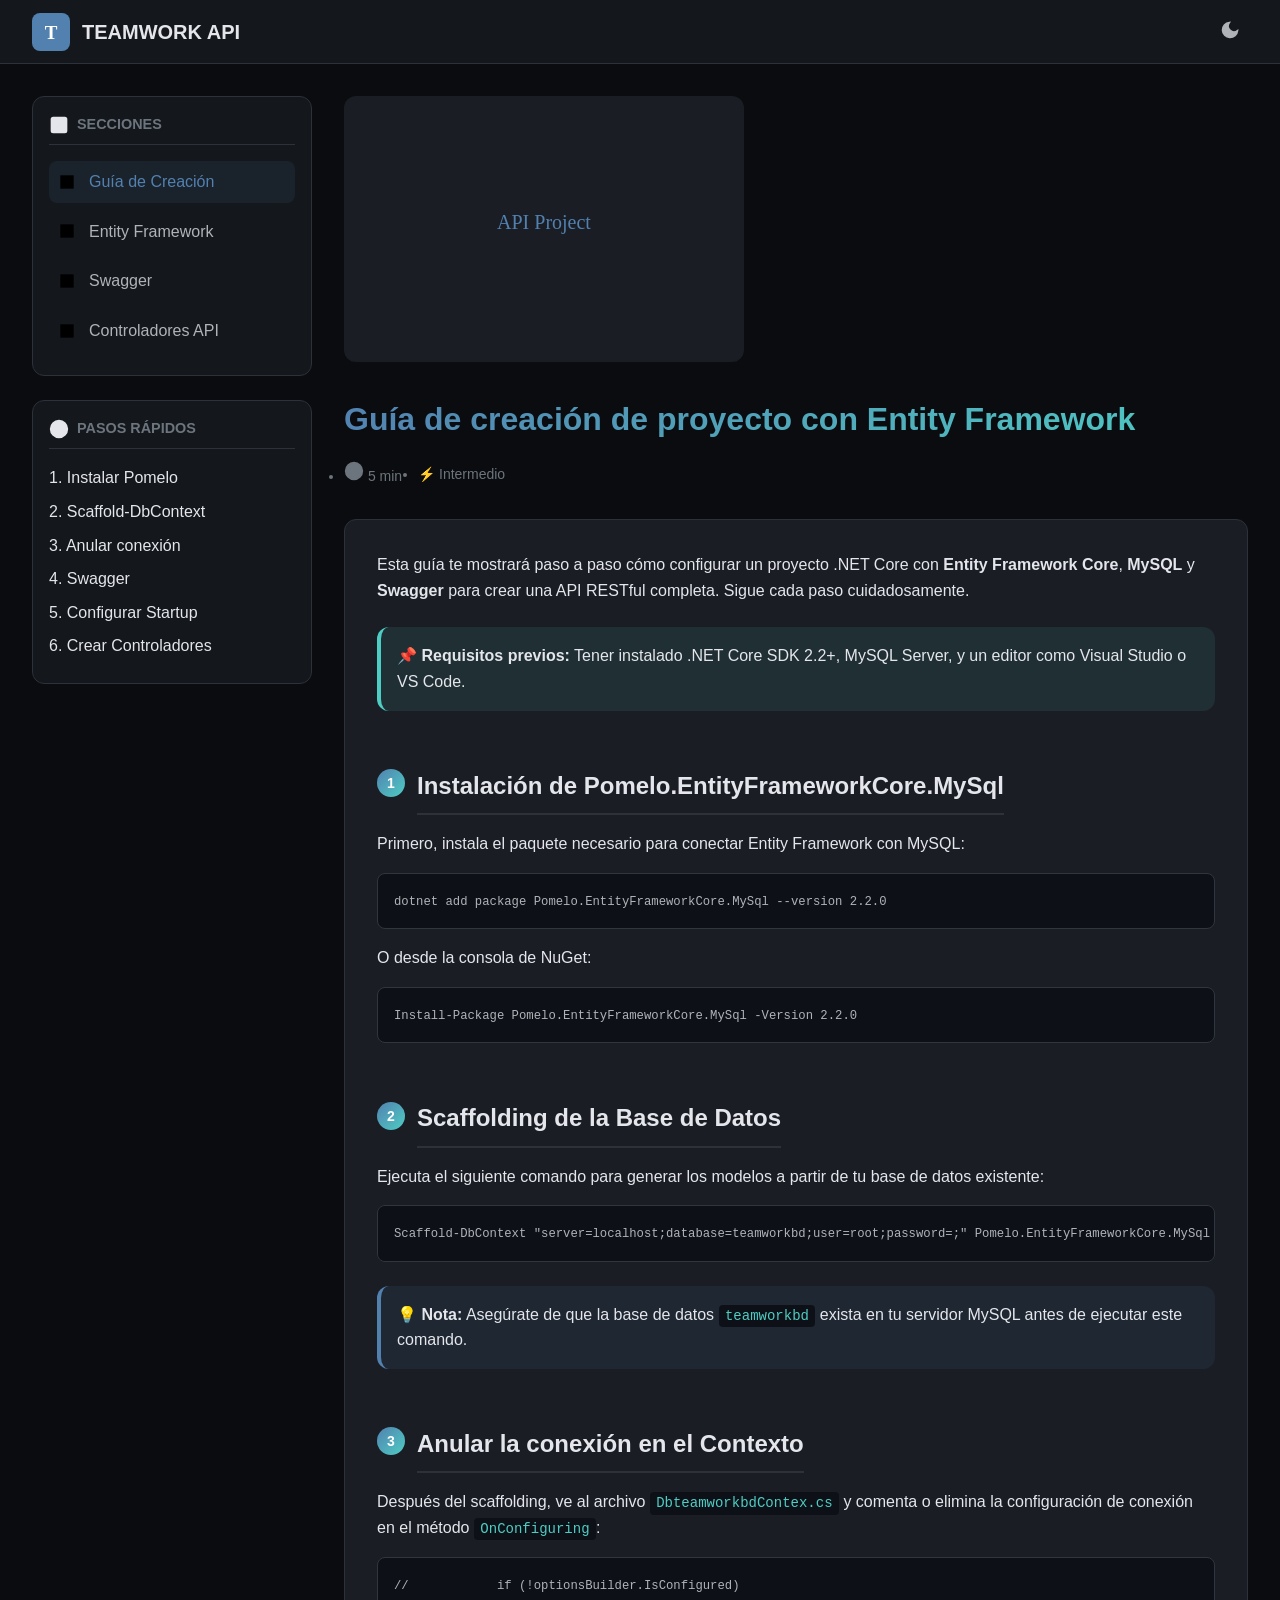
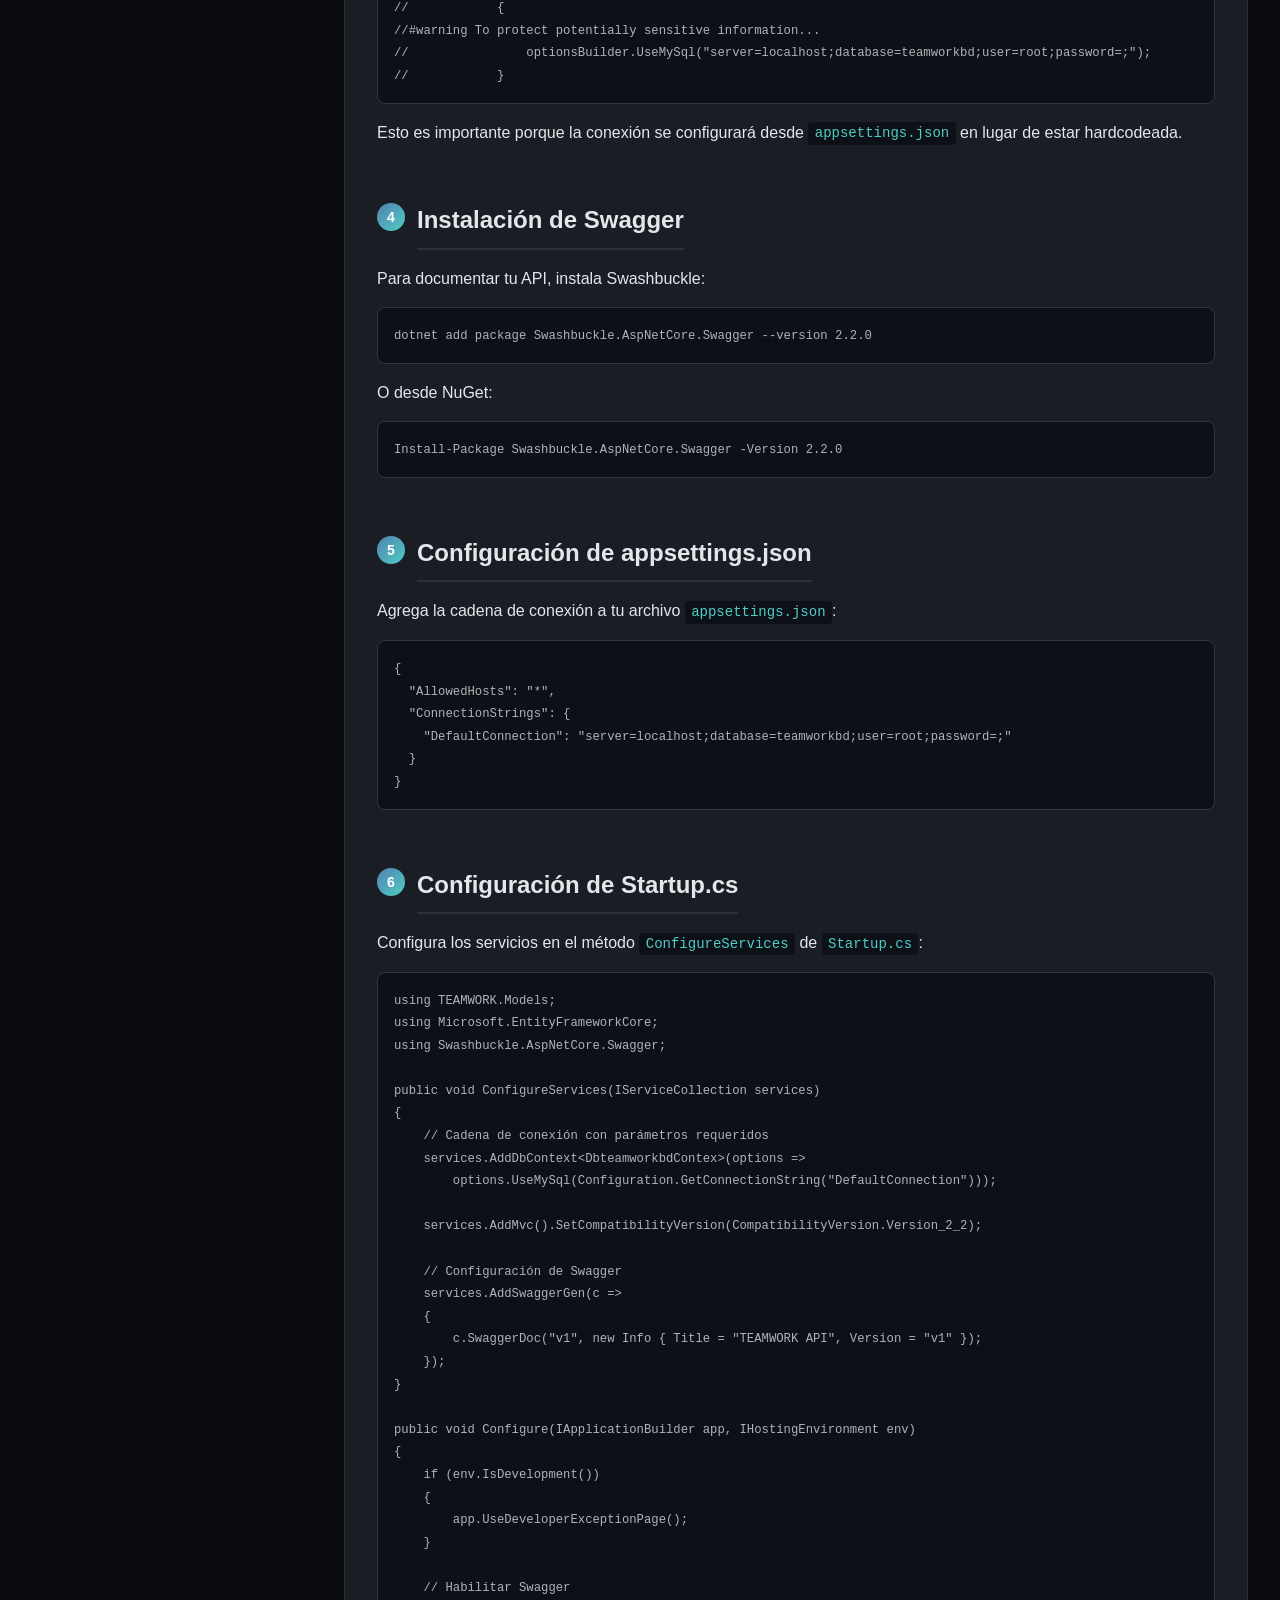
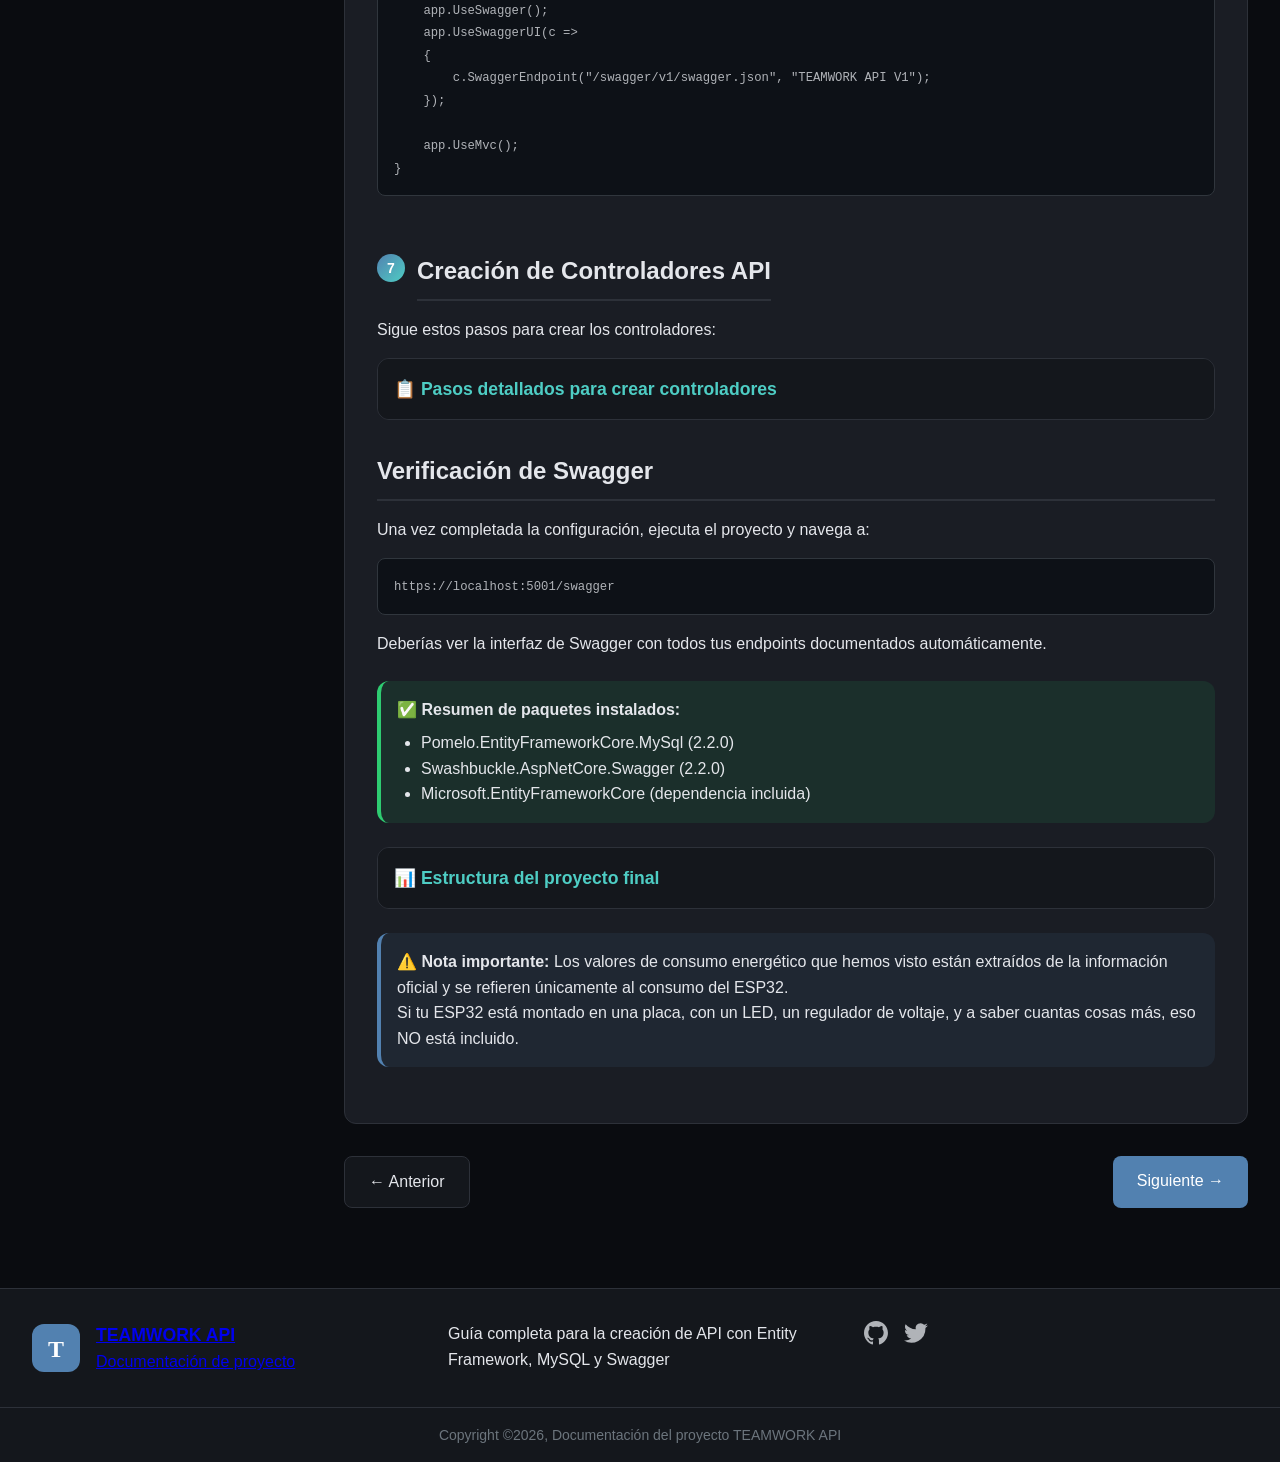
<file: index.html>
<!DOCTYPE html>
<html data-theme="dark" lang="es">
<head>
    <meta charset="UTF-8">
    <meta content="width=device-width, initial-scale=1, user-scalable=yes" name="viewport">
    <meta content="index, follow, max-image-preview:large, max-snippet:-1, max-video-preview:-1" name="robots">
    <title>Guía de creación de proyecto - TEAMWORK API</title>
    <meta content="Guía paso a paso para la creación de un proyecto con Entity Framework, MySQL y Swagger" name="description">
    
    <style>
        /* Critical CSS - Estilos base */
        :root {
            --bg-primary: #0a0c10;
            --bg-secondary: #14171c;
            --bg-card: #1a1d24;
            --text-primary: #e4e6eb;
            --text-secondary: #b0b3b8;
            --text-muted: #6c757d;
            --border-color: #2d3139;
            --accent-blue: #5281b0;
            --accent-cyan: #4ecdc4;
            --accent-green: #2ecc71;
            --accent-yellow: #f1c40f;
            --accent-red: #e74c3c;
            --code-bg: #0d1117;
            --code-border: #30363d;
            --hover-bg: rgba(82, 129, 176, 0.1);
        }

        [data-theme="light"] {
            --bg-primary: #f5f7fa;
            --bg-secondary: #ffffff;
            --bg-card: #ffffff;
            --text-primary: #1a1a2e;
            --text-secondary: #4a5568;
            --text-muted: #718096;
            --border-color: #e2e8f0;
            --accent-blue: #007acc;
            --accent-cyan: #009688;
            --accent-green: #27ae60;
            --accent-yellow: #f39c12;
            --accent-red: #e74c3c;
            --code-bg: #f6f8fa;
            --code-border: #e1e4e8;
            --hover-bg: rgba(0, 122, 204, 0.1);
        }

        * {
            margin: 0;
            padding: 0;
            box-sizing: border-box;
        }

        body {
            font-family: -apple-system, BlinkMacSystemFont, 'Segoe UI', Roboto, 'Helvetica Neue', Arial, sans-serif;
            background-color: var(--bg-primary);
            color: var(--text-primary);
            line-height: 1.6;
        }

        /* Header */
        header {
            border-bottom: 1px solid var(--border-color);
            background-color: var(--bg-secondary);
            position: sticky;
            top: 0;
            z-index: 100;
        }

        .site-header {
            max-width: 1400px;
            margin: 0 auto;
            padding: 0.75rem 2rem;
            display: flex;
            align-items: center;
            justify-content: space-between;
            flex-wrap: wrap;
            gap: 1rem;
        }

        .toplogo-container {
            display: flex;
            align-items: center;
            gap: 0.75rem;
        }

        .toplogo-container img {
            width: 38px;
            height: 38px;
            border-radius: 8px;
        }

        .toplogo-container a {
            text-decoration: none;
            color: var(--text-primary);
        }

        .toplogo-container p {
            font-size: 1.25rem;
            font-weight: 600;
        }

        .topbar-settings {
            display: flex;
            align-items: center;
            gap: 1rem;
        }

        .theme-toggle {
            background: none;
            border: none;
            cursor: pointer;
            padding: 0.5rem;
            border-radius: 8px;
            color: var(--text-secondary);
            transition: all 0.2s;
        }

        .theme-toggle:hover {
            background-color: var(--hover-bg);
            color: var(--accent-blue);
        }

        .icon {
            width: 20px;
            height: 20px;
            fill: currentColor;
        }

        .light { display: none; }
        .dark { display: inline; }
        [data-theme="light"] .light { display: inline; }
        [data-theme="light"] .dark { display: none; }

        /* Main Layout */
        .page {
            max-width: 1400px;
            margin: 0 auto;
            padding: 2rem;
        }

        .row {
            display: flex;
            gap: 2rem;
        }

        .rowcontent {
            flex: 1;
            min-width: 0;
        }

        /* Sidebar */
        .sidebar-left {
            width: 280px;
            flex-shrink: 0;
            position: sticky;
            top: 80px;
            height: fit-content;
        }

        .sidebar-widget {
            background-color: var(--bg-secondary);
            border: 1px solid var(--border-color);
            border-radius: 12px;
            padding: 1rem;
            margin-bottom: 1.5rem;
        }

        .sidebar-widget > div:first-child {
            display: flex;
            align-items: center;
            gap: 0.5rem;
            margin-bottom: 1rem;
            padding-bottom: 0.5rem;
            border-bottom: 1px solid var(--border-color);
        }

        .sidebar-widget p {
            font-weight: 600;
            font-size: 0.9rem;
            text-transform: uppercase;
            color: var(--text-muted);
        }

        .sidebar-categories ul {
            list-style: none;
        }

        .sidebar-categories li {
            margin-bottom: 0.5rem;
        }

        .sidebar-categories a {
            display: flex;
            align-items: center;
            gap: 0.75rem;
            padding: 0.5rem;
            border-radius: 8px;
            text-decoration: none;
            color: var(--text-secondary);
            transition: all 0.2s;
        }

        .sidebar-categories a:hover,
        .sidebar-categories .active a {
            background-color: var(--hover-bg);
            color: var(--accent-blue);
        }

        .sidebar-categories img {
            width: 20px;
            height: 20px;
        }

        /* Article */
        .articleheader {
            margin-bottom: 2rem;
        }

        .articleheader img {
            width: 100%;
            max-width: 400px;
            border-radius: 12px;
            margin-bottom: 1.5rem;
        }

        h1 {
            font-size: 2rem;
            margin-bottom: 1rem;
            background: linear-gradient(135deg, var(--accent-blue), var(--accent-cyan));
            -webkit-background-clip: text;
            background-clip: text;
            color: transparent;
        }

        h2 {
            font-size: 1.5rem;
            margin: 2rem 0 1rem;
            padding-bottom: 0.5rem;
            border-bottom: 2px solid var(--border-color);
        }

        h3 {
            font-size: 1.25rem;
            margin: 1.5rem 0 0.75rem;
            color: var(--accent-cyan);
        }

        .articleheader-meta {
            display: flex;
            gap: 1rem;
            align-items: center;
            color: var(--text-muted);
            font-size: 0.875rem;
        }

        .articlecontent {
            background-color: var(--bg-card);
            border-radius: 12px;
            padding: 2rem;
            border: 1px solid var(--border-color);
        }

        /* Code blocks */
        pre {
            background-color: var(--code-bg);
            border: 1px solid var(--code-border);
            border-radius: 8px;
            padding: 1rem;
            overflow-x: auto;
            margin: 1rem 0;
            font-family: 'Fira Code', 'Cascadia Code', monospace;
            font-size: 0.875rem;
        }

        code {
            font-family: 'Fira Code', 'Cascadia Code', monospace;
            background-color: var(--code-bg);
            padding: 0.2rem 0.4rem;
            border-radius: 4px;
            font-size: 0.875em;
            color: var(--accent-cyan);
        }

        pre code {
            background: none;
            padding: 0;
            color: var(--text-secondary);
        }

        /* Tables */
        .table-wrap {
            overflow-x: auto;
            margin: 1rem 0;
        }

        table {
            width: 100%;
            border-collapse: collapse;
            background-color: var(--bg-secondary);
            border-radius: 8px;
            overflow: hidden;
        }

        th, td {
            padding: 0.75rem 1rem;
            text-align: left;
            border-bottom: 1px solid var(--border-color);
        }

        th {
            background-color: var(--hover-bg);
            font-weight: 600;
            color: var(--accent-blue);
        }

        tr:hover {
            background-color: var(--hover-bg);
        }

        /* Cards and boxes */
        .lll-box {
            border-radius: 12px;
            padding: 1rem;
            margin: 1.5rem 0;
            border-left: 4px solid;
        }

        .lll-cyan {
            background-color: rgba(78, 205, 196, 0.1);
            border-left-color: var(--accent-cyan);
        }

        .lll-blue {
            background-color: rgba(82, 129, 176, 0.1);
            border-left-color: var(--accent-blue);
        }

        .lll-green {
            background-color: rgba(46, 204, 113, 0.1);
            border-left-color: var(--accent-green);
        }

        .lll-box-content p {
            margin: 0;
        }

        /* Dropdown cards */
        .article-card {
            margin: 1rem 0;
            border: 1px solid var(--border-color);
            border-radius: 12px;
            overflow: hidden;
        }

        .dropdown-header {
            padding: 1rem;
            cursor: pointer;
            background-color: var(--bg-secondary);
            transition: background-color 0.2s;
        }

        .dropdown-header:hover {
            background-color: var(--hover-bg);
        }

        .dropdown-header h3 {
            margin: 0;
            font-size: 1.1rem;
        }

        .dropdown-content {
            padding: 1rem;
            border-top: 1px solid var(--border-color);
            background-color: var(--bg-card);
        }

        /* Step indicator */
        .step {
            display: inline-block;
            width: 28px;
            height: 28px;
            background: linear-gradient(135deg, var(--accent-blue), var(--accent-cyan));
            color: white;
            border-radius: 50%;
            text-align: center;
            line-height: 28px;
            font-weight: bold;
            font-size: 0.875rem;
            margin-right: 0.75rem;
        }

        .step-title {
            display: flex;
            align-items: center;
            margin-top: 1.5rem;
        }

        /* Footer */
        footer {
            background-color: var(--bg-secondary);
            border-top: 1px solid var(--border-color);
            margin-top: 3rem;
        }

        .mainfooter {
            max-width: 1400px;
            margin: 0 auto;
            padding: 2rem;
            display: grid;
            grid-template-columns: repeat(auto-fit, minmax(250px, 1fr));
            gap: 2rem;
        }

        .footerlogo-container {
            display: flex;
            align-items: center;
            gap: 1rem;
        }

        .footerlogo-container img {
            width: 48px;
            height: 48px;
            border-radius: 12px;
        }

        .footerlogo-container p:first-of-type {
            font-weight: 600;
            font-size: 1.1rem;
        }

        .creative-img {
            margin-top: 0.5rem;
        }

        .sidebarsocial {
            display: flex;
            gap: 1rem;
        }

        .social-icon {
            color: var(--text-secondary);
            transition: color 0.2s;
        }

        .social-icon:hover {
            color: var(--accent-blue);
        }

        .social-svg {
            width: 24px;
            height: 24px;
            fill: currentColor;
        }

        .bottombar {
            border-top: 1px solid var(--border-color);
            padding: 1rem 2rem;
            text-align: center;
            font-size: 0.875rem;
            color: var(--text-muted);
        }

        /* Back to top */
        #back-to-top {
            position: fixed;
            bottom: 2rem;
            right: 2rem;
            background: var(--accent-blue);
            color: white;
            border: none;
            width: 40px;
            height: 40px;
            border-radius: 50%;
            cursor: pointer;
            opacity: 0;
            transition: opacity 0.3s;
            font-size: 1.25rem;
        }

        #back-to-top.visible {
            opacity: 1;
        }

        /* Responsive */
        @media (max-width: 768px) {
            .row {
                flex-direction: column;
            }
            .sidebar-left {
                width: 100%;
                position: static;
            }
            .page {
                padding: 1rem;
            }
            .articlecontent {
                padding: 1rem;
            }
            h1 {
                font-size: 1.5rem;
            }
        }
    </style>
</head>
<body data-pos="top">
    <header>
        <div class="site-header">
            <div class="toplogo-container">
                <img src="data:image/svg+xml,%3Csvg xmlns='http://www.w3.org/2000/svg' viewBox='0 0 64 64'%3E%3Crect width='64' height='64' fill='%235281b0'/%3E%3Ctext x='32' y='44' text-anchor='middle' fill='white' font-size='32' font-weight='bold'%3ET%3C/text%3E%3C/svg%3E" alt="Logo">
                <a href="#"><p>TEAMWORK API</p></a>
            </div>
            <div class="topbar-settings">
                <button class="theme-toggle" aria-label="theme-toggle" id="themeToggle">
                    <span class="light"><svg class="icon" viewBox="0 0 24 24" fill="none" stroke="currentColor" stroke-width="2"><circle cx="12" cy="12" r="5"/><path d="M12 1v2M12 21v2M4.22 4.22l1.42 1.42M18.36 18.36l1.42 1.42M1 12h2M21 12h2M4.22 19.78l1.42-1.42M18.36 5.64l1.42-1.42"/></svg></span>
                    <span class="dark"><svg class="icon" viewBox="0 0 24 24" fill="none" stroke="currentColor" stroke-width="2"><path d="M21 12.79A9 9 0 1 1 11.21 3 7 7 0 0 0 21 12.79z"/></svg></span>
                </button>
            </div>
        </div>
    </header>

    <main class="page">
        <div class="row">
            <aside class="sidebar-left">
                <div class="sidebar-widget sidebar-categories">
                    <div><svg class="icon" viewBox="0 0 24 24" fill="none" stroke="currentColor" stroke-width="2"><rect x="3" y="3" width="18" height="18" rx="2"/><line x1="9" y1="9" x2="15" y2="15"/><line x1="15" y1="9" x2="9" y2="15"/></svg><p>Secciones</p></div>
                    <ul>
                        <li class="active"><a href="#"><img src="data:image/svg+xml,%3Csvg xmlns='http://www.w3.org/2000/svg' fill='currentColor' viewBox='0 0 24 24'%3E%3Cpath d='M4 4h16v16H4z'/%3E%3C/svg%3E" alt="">Guía de Creación</a></li>
                        <li><a href="#entity-framework"><img src="data:image/svg+xml,%3Csvg xmlns='http://www.w3.org/2000/svg' fill='currentColor' viewBox='0 0 24 24'%3E%3Cpath d='M4 4h16v16H4z'/%3E%3C/svg%3E" alt="">Entity Framework</a></li>
                        <li><a href="#swagger"><img src="data:image/svg+xml,%3Csvg xmlns='http://www.w3.org/2000/svg' fill='currentColor' viewBox='0 0 24 24'%3E%3Cpath d='M4 4h16v16H4z'/%3E%3C/svg%3E" alt="">Swagger</a></li>
                        <li><a href="#controladores"><img src="data:image/svg+xml,%3Csvg xmlns='http://www.w3.org/2000/svg' fill='currentColor' viewBox='0 0 24 24'%3E%3Cpath d='M4 4h16v16H4z'/%3E%3C/svg%3E" alt="">Controladores API</a></li>
                    </ul>
                </div>
                <div class="sidebar-widget">
                    <div><svg class="icon" viewBox="0 0 24 24" fill="none" stroke="currentColor" stroke-width="2"><circle cx="12" cy="12" r="10"/><path d="M12 6v6l4 2"/></svg><p>Pasos Rápidos</p></div>
                    <ul style="list-style: none; padding-left: 0;">
                        <li style="margin-bottom: 0.5rem;">1. Instalar Pomelo</li>
                        <li style="margin-bottom: 0.5rem;">2. Scaffold-DbContext</li>
                        <li style="margin-bottom: 0.5rem;">3. Anular conexión</li>
                        <li style="margin-bottom: 0.5rem;">4. Swagger</li>
                        <li style="margin-bottom: 0.5rem;">5. Configurar Startup</li>
                        <li style="margin-bottom: 0.5rem;">6. Crear Controladores</li>
                    </ul>
                </div>
            </aside>

            <div class="rowcontent">
                <article>
                    <div class="articleheader">
                        <img src="data:image/svg+xml,%3Csvg xmlns='http://www.w3.org/2000/svg' viewBox='0 0 400 266'%3E%3Crect width='400' height='266' fill='%231a1d24'/%3E%3Ctext x='200' y='133' text-anchor='middle' fill='%235281b0' font-size='20'%3EAPI Project%3C/text%3E%3C/svg%3E" alt="API Project">
                        <h1>Guía de creación de proyecto con Entity Framework</h1>
                        <ul class="articleheader-meta">
                            <li><svg class="icon" viewBox="0 0 24 24" fill="none" stroke="currentColor" stroke-width="2"><circle cx="12" cy="12" r="10"/><polyline points="12 6 12 12 16 14"/></svg> <span>5 min</span></li>
                            <li><div class="easy signal-icon" title="Intermedio">⚡ Intermedio</div></li>
                        </ul>
                    </div>

                    <div class="articlecontent">
                        <p>Esta guía te mostrará paso a paso cómo configurar un proyecto .NET Core con <strong>Entity Framework Core</strong>, <strong>MySQL</strong> y <strong>Swagger</strong> para crear una API RESTful completa. Sigue cada paso cuidadosamente.</p>

                        <div class="lll-box lll-cyan">
                            <div class="lll-box-content">
                                <p><strong>📌 Requisitos previos:</strong> Tener instalado .NET Core SDK 2.2+, MySQL Server, y un editor como Visual Studio o VS Code.</p>
                            </div>
                        </div>

                        <div class="step-title">
                            <span class="step">1</span>
                            <h2 id="entity-framework">Instalación de Pomelo.EntityFrameworkCore.MySql</h2>
                        </div>
                        <p>Primero, instala el paquete necesario para conectar Entity Framework con MySQL:</p>
                        <pre><code>dotnet add package Pomelo.EntityFrameworkCore.MySql --version 2.2.0</code></pre>
                        <p>O desde la consola de NuGet:</p>
                        <pre><code>Install-Package Pomelo.EntityFrameworkCore.MySql -Version 2.2.0</code></pre>

                        <div class="step-title">
                            <span class="step">2</span>
                            <h2>Scaffolding de la Base de Datos</h2>
                        </div>
                        <p>Ejecuta el siguiente comando para generar los modelos a partir de tu base de datos existente:</p>
                        <pre><code>Scaffold-DbContext "server=localhost;database=teamworkbd;user=root;password=;" Pomelo.EntityFrameworkCore.MySql -OutputDir Models -Context DbteamworkbdContex</code></pre>
                        <div class="lll-box lll-blue">
                            <div class="lll-box-content">
                                <p><strong>💡 Nota:</strong> Asegúrate de que la base de datos <code>teamworkbd</code> exista en tu servidor MySQL antes de ejecutar este comando.</p>
                            </div>
                        </div>

                        <div class="step-title">
                            <span class="step">3</span>
                            <h2>Anular la conexión en el Contexto</h2>
                        </div>
                        <p>Después del scaffolding, ve al archivo <code>DbteamworkbdContex.cs</code> y comenta o elimina la configuración de conexión en el método <code>OnConfiguring</code>:</p>
                        <pre><code>//            if (!optionsBuilder.IsConfigured)
//            {
//#warning To protect potentially sensitive information...
//                optionsBuilder.UseMySql("server=localhost;database=teamworkbd;user=root;password=;");
//            }</code></pre>
                        <p>Esto es importante porque la conexión se configurará desde <code>appsettings.json</code> en lugar de estar hardcodeada.</p>

                        <div class="step-title">
                            <span class="step">4</span>
                            <h2>Instalación de Swagger</h2>
                        </div>
                        <p>Para documentar tu API, instala Swashbuckle:</p>
                        <pre><code>dotnet add package Swashbuckle.AspNetCore.Swagger --version 2.2.0</code></pre>
                        <p>O desde NuGet:</p>
                        <pre><code>Install-Package Swashbuckle.AspNetCore.Swagger -Version 2.2.0</code></pre>

                        <div class="step-title">
                            <span class="step">5</span>
                            <h2>Configuración de appsettings.json</h2>
                        </div>
                        <p>Agrega la cadena de conexión a tu archivo <code>appsettings.json</code>:</p>
                        <pre><code>{
  "AllowedHosts": "*",
  "ConnectionStrings": {
    "DefaultConnection": "server=localhost;database=teamworkbd;user=root;password=;"
  }
}</code></pre>

                        <div class="step-title">
                            <span class="step">6</span>
                            <h2 id="startup">Configuración de Startup.cs</h2>
                        </div>
                        <p>Configura los servicios en el método <code>ConfigureServices</code> de <code>Startup.cs</code>:</p>
                        <pre><code>using TEAMWORK.Models;
using Microsoft.EntityFrameworkCore;
using Swashbuckle.AspNetCore.Swagger;

public void ConfigureServices(IServiceCollection services)
{
    // Cadena de conexión con parámetros requeridos
    services.AddDbContext&lt;DbteamworkbdContex&gt;(options => 
        options.UseMySql(Configuration.GetConnectionString("DefaultConnection")));
    
    services.AddMvc().SetCompatibilityVersion(CompatibilityVersion.Version_2_2);
    
    // Configuración de Swagger
    services.AddSwaggerGen(c =>
    {
        c.SwaggerDoc("v1", new Info { Title = "TEAMWORK API", Version = "v1" });
    });
}

public void Configure(IApplicationBuilder app, IHostingEnvironment env)
{
    if (env.IsDevelopment())
    {
        app.UseDeveloperExceptionPage();
    }
    
    // Habilitar Swagger
    app.UseSwagger();
    app.UseSwaggerUI(c =>
    {
        c.SwaggerEndpoint("/swagger/v1/swagger.json", "TEAMWORK API V1");
    });
    
    app.UseMvc();
}</code></pre>

                        <div class="step-title">
                            <span class="step">7</span>
                            <h2 id="controladores">Creación de Controladores API</h2>
                        </div>
                        <p>Sigue estos pasos para crear los controladores:</p>
                        <div class="article-card">
                            <div class="dropdown-header" onclick="toggleDropdown(this)">
                                <h3>📋 Pasos detallados para crear controladores</h3>
                            </div>
                            <div class="dropdown-content" style="display: none;">
                                <ol style="margin-left: 1.5rem;">
                                    <li>Haz clic derecho en la carpeta <strong>Controllers</strong></li>
                                    <li>Selecciona <strong>Agregar → Controlador</strong></li>
                                    <li>Elige la opción <strong>"Controlador de API con acciones que usan Entity Framework"</strong></li>
                                    <li>Selecciona el modelo correspondiente</li>
                                    <li>Selecciona <code>DbteamworkbdContex</code> como contexto de datos</li>
                                    <li>Haz clic en <strong>Agregar</strong></li>
                                </ol>
                            </div>
                        </div>

                        <h2 id="swagger">Verificación de Swagger</h2>
                        <p>Una vez completada la configuración, ejecuta el proyecto y navega a:</p>
                        <pre><code>https://localhost:5001/swagger</code></pre>
                        <p>Deberías ver la interfaz de Swagger con todos tus endpoints documentados automáticamente.</p>

                        <div class="lll-box lll-green">
                            <div class="lll-box-content">
                                <p><strong>✅ Resumen de paquetes instalados:</strong></p>
                                <ul style="margin-left: 1.5rem; margin-top: 0.5rem;">
                                    <li>Pomelo.EntityFrameworkCore.MySql (2.2.0)</li>
                                    <li>Swashbuckle.AspNetCore.Swagger (2.2.0)</li>
                                    <li>Microsoft.EntityFrameworkCore (dependencia incluida)</li>
                                </ul>
                            </div>
                        </div>

                        <div class="article-card">
                            <div class="dropdown-header" onclick="toggleDropdown(this)">
                                <h3>📊 Estructura del proyecto final</h3>
                            </div>
                            <div class="dropdown-content" style="display: none;">
                                <div class="table-wrap">
                                    <table>
                                        <thead><tr><th>Carpeta/Archivo</th><th>Descripción</th></tr></thead>
                                        <tbody>
                                            <tr><td><code>Models/</code></td><td>Modelos generados desde la BD</td></tr>
                                            <tr><td><code>Controllers/</code></td><td>Controladores API creados</td></tr>
                                            <tr><td><code>appsettings.json</code></td><td>Configuración y cadena de conexión</td></tr>
                                            <tr><td><code>Startup.cs</code></td><td>Configuración de servicios y Swagger</td></tr>
                                            <tr><td><code>DbteamworkbdContex.cs</code></td><td>DbContext de Entity Framework</td></tr>
                                        </tbody>
                                    </table>
                                </div>
                            </div>
                        </div>

                        <div class="lll-box lll-blue">
                            <div class="lll-box-content">
                                <p><strong>⚠️ Nota importante:</strong> Los valores de consumo energético que hemos visto están extraídos de la información oficial y se refieren únicamente al consumo del ESP32.</p>
                                <p>Si tu ESP32 está montado en una placa, con un LED, un regulador de voltaje, y a saber cuantas cosas más, eso NO está incluido.</p>
                            </div>
                        </div>
                    </div>

                    <nav class="navnextprev" style="margin-top: 2rem;">
                        <div class="navprevnext-buttons" style="display: flex; justify-content: space-between; gap: 1rem;">
                            <a href="#" style="display: inline-block; padding: 0.75rem 1.5rem; background-color: var(--bg-secondary); border: 1px solid var(--border-color); border-radius: 8px; text-decoration: none; color: var(--text-primary);">← Anterior</a>
                            <a href="#" style="display: inline-block; padding: 0.75rem 1.5rem; background-color: var(--accent-blue); border-radius: 8px; text-decoration: none; color: white;">Siguiente →</a>
                        </div>
                    </nav>
                </article>
            </div>
        </div>
    </main>

    <footer>
        <div class="mainfooter">
            <div>
                <div class="footerlogo-container">
                    <img src="data:image/svg+xml,%3Csvg xmlns='http://www.w3.org/2000/svg' viewBox='0 0 64 64'%3E%3Crect width='64' height='64' fill='%235281b0'/%3E%3Ctext x='32' y='44' text-anchor='middle' fill='white' font-size='32' font-weight='bold'%3ET%3C/text%3E%3C/svg%3E" alt="Logo">
                    <a href="#"><p>TEAMWORK API</p><p>Documentación de proyecto</p></a>
                </div>
            </div>
            <div>
                <p>Guía completa para la creación de API con Entity Framework, MySQL y Swagger</p>
            </div>
            <div>
                <div class="sidebarsocial">
                    <a href="#" class="social-icon"><svg class="social-svg" viewBox="0 0 24 24" fill="currentColor"><path d="M12 0c-6.626 0-12 5.373-12 12 0 5.302 3.438 9.8 8.207 11.387.599.111.793-.261.793-.577v-2.234c-3.338.726-4.033-1.416-4.033-1.416-.546-1.387-1.333-1.756-1.333-1.756-1.089-.745.083-.729.083-.729 1.205.084 1.839 1.237 1.839 1.237 1.07 1.834 2.807 1.304 3.492.997.108-.775.418-1.305.762-1.604-2.665-.3-5.466-1.332-5.466-5.93 0-1.31.465-2.38 1.235-3.22-.135-.303-.54-1.523.105-3.176 0 0 1.005-.322 3.3 1.23.96-.267 1.98-.399 3-.405 1.02.006 2.04.138 3 .405 2.28-1.552 3.285-1.23 3.285-1.23.645 1.653.24 2.873.12 3.176.765.84 1.23 1.91 1.23 3.22 0 4.61-2.805 5.625-5.475 5.92.42.36.81 1.096.81 2.22v3.293c0 .319.192.694.801.576 4.765-1.589 8.199-6.086 8.199-11.386 0-6.627-5.373-12-12-12z"/></svg></a>
                    <a href="#" class="social-icon"><svg class="social-svg" viewBox="0 0 24 24" fill="currentColor"><path d="M23.953 4.57a10 10 0 01-2.825.775 4.958 4.958 0 002.163-2.723c-.951.555-2.005.959-3.127 1.184a4.92 4.92 0 00-8.384 4.482C7.69 8.095 4.067 6.13 1.64 3.162a4.822 4.822 0 00-.666 2.475c0 1.71.87 3.213 2.188 4.096a4.904 4.904 0 01-2.228-.616v.06a4.923 4.923 0 003.946 4.827 4.996 4.996 0 01-2.212.085 4.936 4.936 0 004.604 3.417 9.867 9.867 0 01-6.102 2.105c-.39 0-.779-.023-1.17-.067a13.995 13.995 0 0021.466-12.01c0-.21 0-.42-.015-.63A9.935 9.935 0 0024 4.59z"/></svg></a>
                </div>
            </div>
        </div>
        <div class="bottombar">
            <div>Copyright ©2026, Documentación del proyecto TEAMWORK API</div>
        </div>
    </footer>

    <button id="back-to-top" class="collapsed" aria-label="Volver arriba">▲</button>

    <script>
        // Theme toggle
        const themeToggle = document.getElementById('themeToggle');
        const html = document.documentElement;
        
        const savedTheme = localStorage.getItem('mode') || 'dark';
        html.setAttribute('data-theme', savedTheme);
        
        themeToggle.addEventListener('click', () => {
            const currentTheme = html.getAttribute('data-theme');
            const newTheme = currentTheme === 'dark' ? 'light' : 'dark';
            html.setAttribute('data-theme', newTheme);
            localStorage.setItem('mode', newTheme);
        });

        // Dropdown toggle
        function toggleDropdown(element) {
            const content = element.nextElementSibling;
            if (content.style.display === 'none' || !content.style.display) {
                content.style.display = 'block';
            } else {
                content.style.display = 'none';
            }
        }

        // Back to top button
        const backToTop = document.getElementById('back-to-top');
        
        window.addEventListener('scroll', () => {
            if (window.scrollY > 300) {
                backToTop.classList.add('visible');
            } else {
                backToTop.classList.remove('visible');
            }
        });
        
        backToTop.addEventListener('click', () => {
            window.scrollTo({ top: 0, behavior: 'smooth' });
        });

        // Initialize dropdowns
        document.querySelectorAll('.dropdown-content').forEach(content => {
            content.style.display = 'none';
        });
    </script>
</body>
</html>
</file>
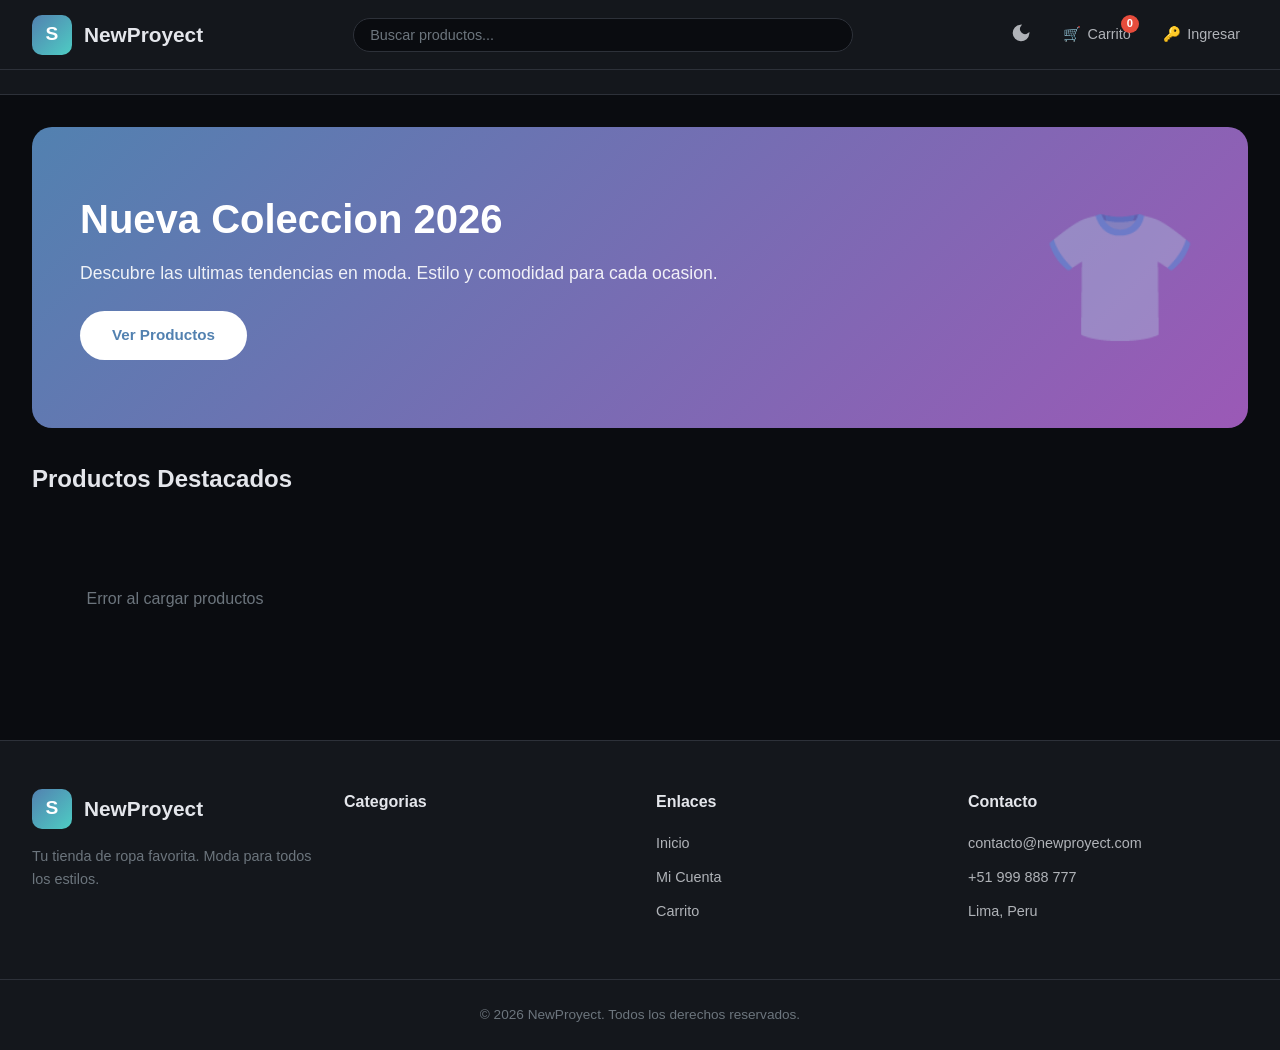
<file: WebNewProyect/index.html>
<!DOCTYPE html>
<html data-theme="dark" lang="es">
<head>
    <meta charset="UTF-8">
    <meta name="viewport" content="width=device-width, initial-scale=1">
    <title>NewProyect - Tienda de Ropa</title>
    <link rel="stylesheet" href="css/estilos.css">
</head>
<body>
    <header>
        <div class="site-header">
            <a href="index.html" class="logo">
                <div class="logo-icon">S</div>
                <span>NewProyect</span>
            </a>
            <div class="search-bar">
                <input type="text" id="searchInput" placeholder="Buscar productos..." oninput="filterProducts()">
            </div>
            <div class="header-actions">
                <button class="theme-toggle" id="themeToggle" aria-label="theme-toggle">
                    <span class="light"><svg class="icon" viewBox="0 0 24 24" fill="none" stroke="currentColor" stroke-width="2"><circle cx="12" cy="12" r="5"/><path d="M12 1v2M12 21v2M4.22 4.22l1.42 1.42M18.36 18.36l1.42 1.42M1 12h2M21 12h2M4.22 19.78l1.42-1.42M18.36 5.64l1.42-1.42"/></svg></span>
                    <span class="dark"><svg class="icon" viewBox="0 0 24 24" fill="none" stroke="currentColor" stroke-width="2"><path d="M21 12.79A9 9 0 1 1 11.21 3 7 7 0 0 0 21 12.79z"/></svg></span>
                </button>
                <a href="carrito.html" class="header-btn">
                    🛒 <span>Carrito</span>
                    <span class="cart-badge" id="cartBadge">0</span>
                </a>
                <div id="authHeaderBtns">
                    <a href="login.html" class="header-btn">🔑 <span>Ingresar</span></a>
                </div>
            </div>
        </div>
    </header>

    <nav class="categories-bar">
        <ul id="categoriesList"></ul>
    </nav>

    <section class="hero">
        <div class="hero-banner">
            <div class="hero-text">
                <h1>Nueva Coleccion 2026</h1>
                <p>Descubre las ultimas tendencias en moda. Estilo y comodidad para cada ocasion.</p>
                <a href="#productos" class="btn btn-primary">Ver Productos</a>
            </div>
            <div style="font-size:8rem;opacity:0.3;">👕</div>
        </div>
    </section>

    <main class="main-content">
        <div class="section-title" id="productos">
            <h2>Productos Destacados</h2>
        </div>
        <div class="product-grid" id="productGrid">
            <div class="loading"><div class="spinner"></div><p>Cargando productos...</p></div>
        </div>
    </main>

    <div class="modal-overlay" id="productModal">
        <div class="modal" id="productModalContent"></div>
    </div>

    <footer>
        <div class="footer-content">
            <div class="footer-column">
                <div class="logo" style="margin-bottom:1rem;">
                    <div class="logo-icon">S</div>
                    <span>NewProyect</span>
                </div>
                <p style="color:var(--text-muted);font-size:0.9rem;">Tu tienda de ropa favorita. Moda para todos los estilos.</p>
            </div>
            <div class="footer-column">
                <h4>Categorias</h4>
                <ul id="footerCategories"></ul>
            </div>
            <div class="footer-column">
                <h4>Enlaces</h4>
                <ul>
                    <li><a href="index.html">Inicio</a></li>
                    <li><a href="login.html">Mi Cuenta</a></li>
                    <li><a href="carrito.html">Carrito</a></li>
                </ul>
            </div>
            <div class="footer-column">
                <h4>Contacto</h4>
                <ul>
                    <li><a href="#">contacto@newproyect.com</a></li>
                    <li><a href="#">+51 999 888 777</a></li>
                    <li><a href="#">Lima, Peru</a></li>
                </ul>
            </div>
        </div>
        <div class="footer-bottom">
            &copy; 2026 NewProyect. Todos los derechos reservados.
        </div>
    </footer>

    <script src="js/config.js"></script>
    <script src="js/auth.js"></script>
    <script src="js/productos.js"></script>
    <script>
        // Theme toggle
        const themeToggle = document.getElementById('themeToggle');
        const html = document.documentElement;
        const savedTheme = localStorage.getItem('mode') || 'dark';
        html.setAttribute('data-theme', savedTheme);
        themeToggle.addEventListener('click', () => {
            const currentTheme = html.getAttribute('data-theme');
            const newTheme = currentTheme === 'dark' ? 'light' : 'dark';
            html.setAttribute('data-theme', newTheme);
            localStorage.setItem('mode', newTheme);
        });

        // Auth header buttons
        function updateAuthButtons() {
            const container = document.getElementById('authHeaderBtns');
            if (!container) return;
            const user = getUser();
            if (user) {
                const adminLink = isAdmin() ? '<a href="admin.html" class="header-btn">⚙️ <span>Admin</span></a>' : '';
                container.innerHTML = adminLink + '<a href="#" class="header-btn" onclick="logout()">🚪 <span>Cerrar Sesion</span></a>';
            } else {
                container.innerHTML = '<a href="login.html" class="header-btn">🔑 <span>Ingresar</span></a>';
            }
        }

        // Search filter
        function filterProducts() {
            const q = document.getElementById('searchInput').value.toLowerCase();
            const filtered = allProducts.filter(p =>
                p.nombre.toLowerCase().includes(q) ||
                (p.marca && p.marca.toLowerCase().includes(q)) ||
                (p.categoriaNombre && p.categoriaNombre.toLowerCase().includes(q))
            );
            renderProducts(filtered);
        }

        // Init
        updateAuthButtons();
        loadCategories();
        loadProducts();
        updateCartBadge();

        // Footer categories
        setTimeout(() => {
            const fc = document.getElementById('footerCategories');
            if (fc && allCategories.length) {
                fc.innerHTML = allCategories.map(c =>
                    '<li><a href="#" onclick="document.querySelector(\'#categoriesList [data-id=\\\'' + c.codCategoria + '\\\']\').click();return false;">' + c.nombre + '</a></li>'
                ).join('');
            }
        }, 1000);
    </script>
</body>
</html>
</file>
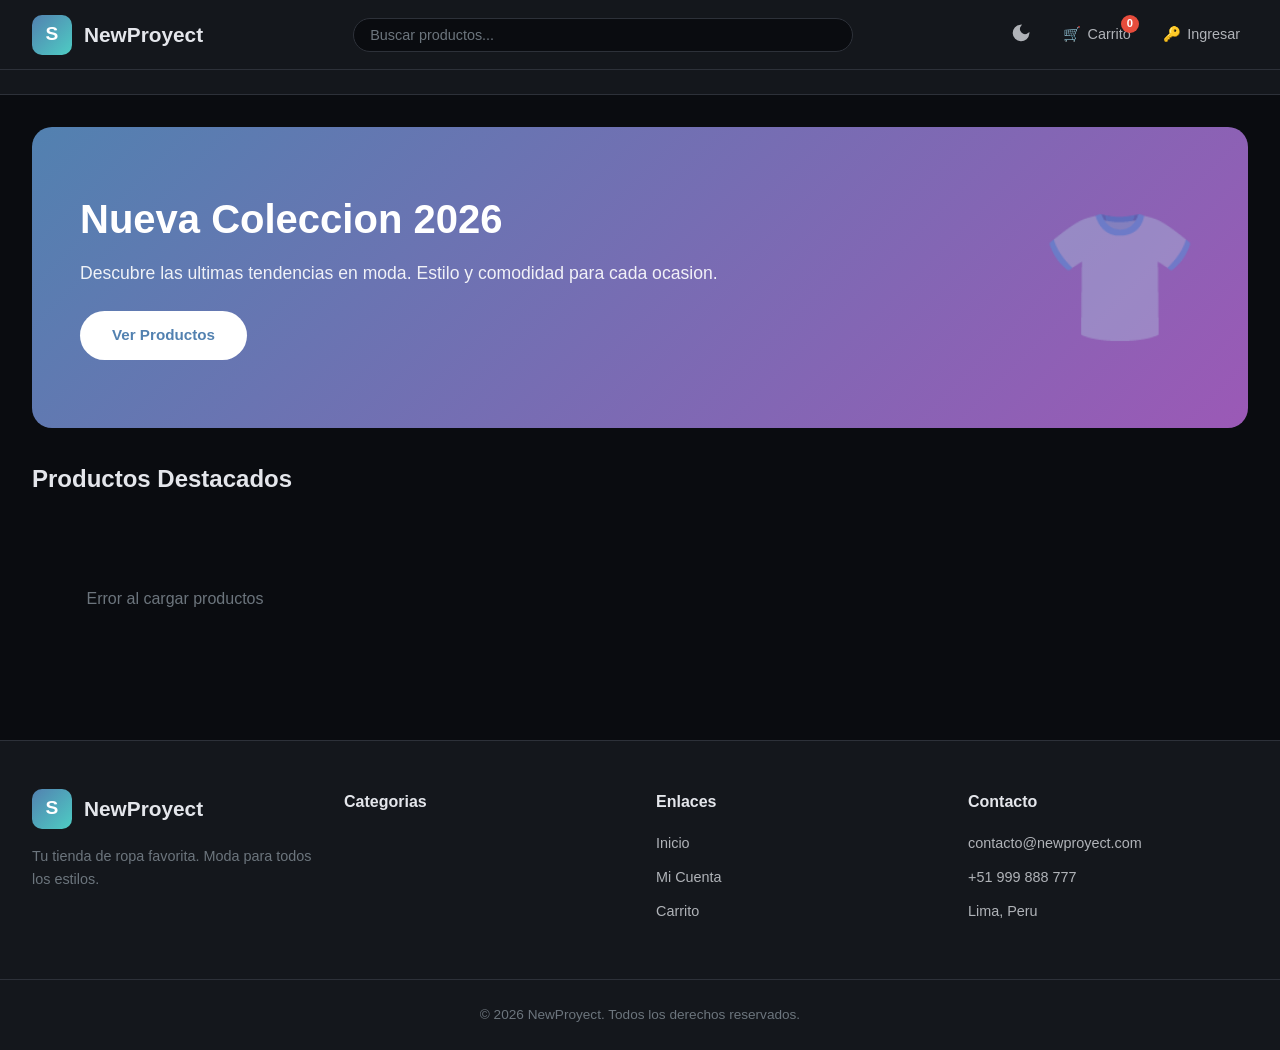
<file: WebNewProyect/admin.html>
<!DOCTYPE html>
<html data-theme="dark" lang="es">
<head>
    <meta charset="UTF-8">
    <meta name="viewport" content="width=device-width, initial-scale=1">
    <title>NewProyect - Panel Admin</title>
    <link rel="stylesheet" href="css/estilos.css">
</head>
<body>
    <header>
        <div class="site-header">
            <a href="index.html" class="logo">
                <div class="logo-icon">S</div>
                <span>NewProyect Admin</span>
            </a>
            <div class="header-actions">
                <button class="theme-toggle" id="themeToggle" aria-label="theme-toggle">
                    <span class="light"><svg class="icon" viewBox="0 0 24 24" fill="none" stroke="currentColor" stroke-width="2"><circle cx="12" cy="12" r="5"/><path d="M12 1v2M12 21v2M4.22 4.22l1.42 1.42M18.36 18.36l1.42 1.42M1 12h2M21 12h2M4.22 19.78l1.42-1.42M18.36 5.64l1.42-1.42"/></svg></span>
                    <span class="dark"><svg class="icon" viewBox="0 0 24 24" fill="none" stroke="currentColor" stroke-width="2"><path d="M21 12.79A9 9 0 1 1 11.21 3 7 7 0 0 0 21 12.79z"/></svg></span>
                </button>
                <a href="index.html" class="header-btn">🏪 <span>Tienda</span></a>
                <a href="#" class="header-btn" onclick="logout()">🚪 <span>Salir</span></a>
            </div>
        </div>
    </header>

    <main class="admin-page">
        <div class="admin-header">
            <h2>Panel de Administracion</h2>
            <span style="color:var(--accent-cyan);font-weight:600;">Admin: <span id="adminName"></span></span>
        </div>

        <div class="admin-tabs">
            <div class="admin-tab active" data-target="tabProductos">Productos</div>
            <div class="admin-tab" data-target="tabCategorias">Categorias</div>
            <div class="admin-tab" data-target="tabPedidos">Pedidos / Ventas</div>
        </div>

        <div class="admin-panel" id="tabProductos"></div>
        <div class="admin-panel" id="tabCategorias" style="display:none;"></div>
        <div class="admin-panel" id="tabPedidos" style="display:none;"></div>

        <div class="admin-panel" id="tabVentas" style="display:none;"></div>
    </main>

    <div class="modal-overlay" id="adminModal">
        <div class="modal" id="adminModalContent"></div>
    </div>

    <script src="js/config.js"></script>
    <script src="js/auth.js"></script>
    <script src="js/productos.js"></script>
    <script src="js/admin.js"></script>
    <script>
        const html = document.documentElement;
        const savedTheme = localStorage.getItem('mode') || 'dark';
        html.setAttribute('data-theme', savedTheme);
        document.getElementById('themeToggle').addEventListener('click', () => {
            const currentTheme = html.getAttribute('data-theme');
            const newTheme = currentTheme === 'dark' ? 'light' : 'dark';
            html.setAttribute('data-theme', newTheme);
            localStorage.setItem('mode', newTheme);
        });

        const user = getUser();
        if (user) {
            document.getElementById('adminName').textContent = user.usuario;
        }
        initAdmin();
    </script>
</body>
</html>
</file>
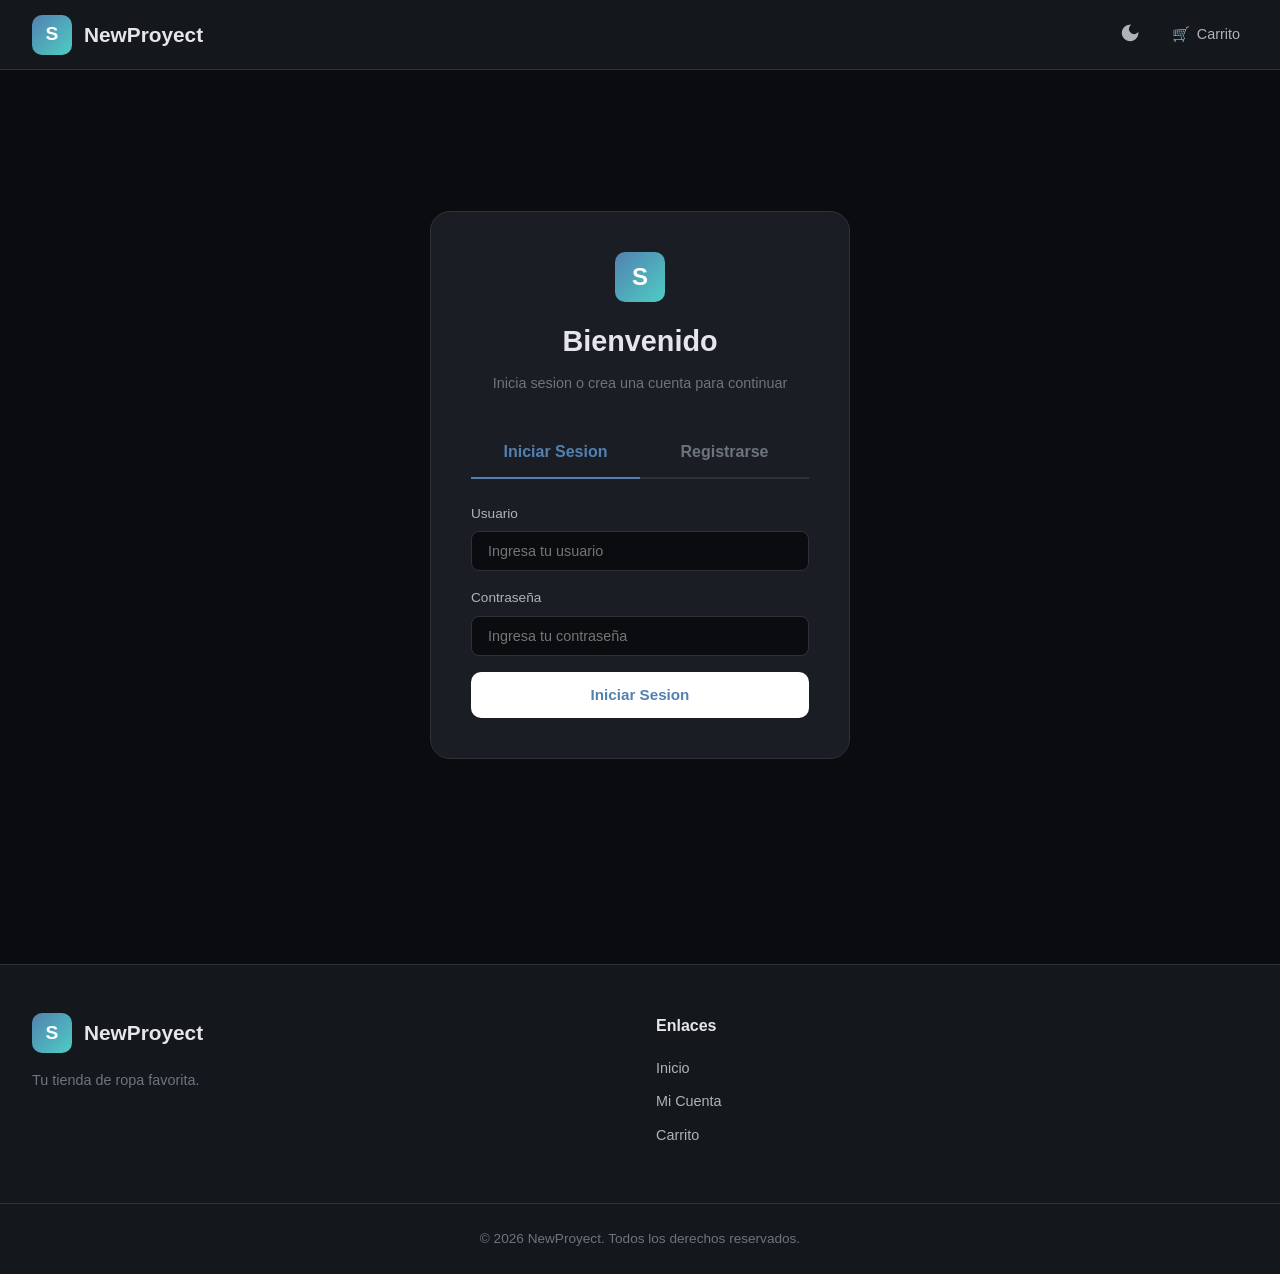
<file: WebNewProyect/carrito.html>
<!DOCTYPE html>
<html data-theme="dark" lang="es">
<head>
    <meta charset="UTF-8">
    <meta name="viewport" content="width=device-width, initial-scale=1">
    <title>NewProyect - Carrito de Compras</title>
    <link rel="stylesheet" href="css/estilos.css">
</head>
<body>
    <header>
        <div class="site-header">
            <a href="index.html" class="logo">
                <div class="logo-icon">S</div>
                <span>NewProyect</span>
            </a>
            <div class="header-actions">
                <button class="theme-toggle" id="themeToggle" aria-label="theme-toggle">
                    <span class="light"><svg class="icon" viewBox="0 0 24 24" fill="none" stroke="currentColor" stroke-width="2"><circle cx="12" cy="12" r="5"/><path d="M12 1v2M12 21v2M4.22 4.22l1.42 1.42M18.36 18.36l1.42 1.42M1 12h2M21 12h2M4.22 19.78l1.42-1.42M18.36 5.64l1.42-1.42"/></svg></span>
                    <span class="dark"><svg class="icon" viewBox="0 0 24 24" fill="none" stroke="currentColor" stroke-width="2"><path d="M21 12.79A9 9 0 1 1 11.21 3 7 7 0 0 0 21 12.79z"/></svg></span>
                </button>
                <a href="login.html" class="header-btn">🔑 <span>Cuenta</span></a>
            </div>
        </div>
    </header>

    <main class="cart-page">
        <div class="section-title">
            <h2>Carrito de Compras</h2>
            <a href="index.html" class="btn btn-outline">← Seguir Comprando</a>
        </div>
        <div class="cart-layout">
            <div class="cart-items" id="cartItems">
                <div class="loading"><div class="spinner"></div></div>
            </div>
            <div class="cart-summary" id="cartSummary"></div>
        </div>
    </main>

    <div class="modal-overlay" id="paymentModal">
        <div class="modal" id="paymentModalContent"></div>
    </div>

    <footer>
        <div class="footer-content">
            <div class="footer-column">
                <div class="logo" style="margin-bottom:1rem;">
                    <div class="logo-icon">S</div>
                    <span>NewProyect</span>
                </div>
                <p style="color:var(--text-muted);font-size:0.9rem;">Tu tienda de ropa favorita.</p>
            </div>
            <div class="footer-column">
                <h4>Enlaces</h4>
                <ul>
                    <li><a href="index.html">Inicio</a></li>
                    <li><a href="login.html">Mi Cuenta</a></li>
                    <li><a href="carrito.html">Carrito</a></li>
                </ul>
            </div>
        </div>
        <div class="footer-bottom">
            &copy; 2026 NewProyect. Todos los derechos reservados.
        </div>
    </footer>

    <script src="js/config.js"></script>
    <script src="js/auth.js"></script>
    <script src="js/carrito.js"></script>
    <script>
        const html = document.documentElement;
        const savedTheme = localStorage.getItem('mode') || 'dark';
        html.setAttribute('data-theme', savedTheme);
        document.getElementById('themeToggle').addEventListener('click', () => {
            const currentTheme = html.getAttribute('data-theme');
            const newTheme = currentTheme === 'dark' ? 'light' : 'dark';
            html.setAttribute('data-theme', newTheme);
            localStorage.setItem('mode', newTheme);
        });
        loadCart();
    </script>
</body>
</html>
</file>
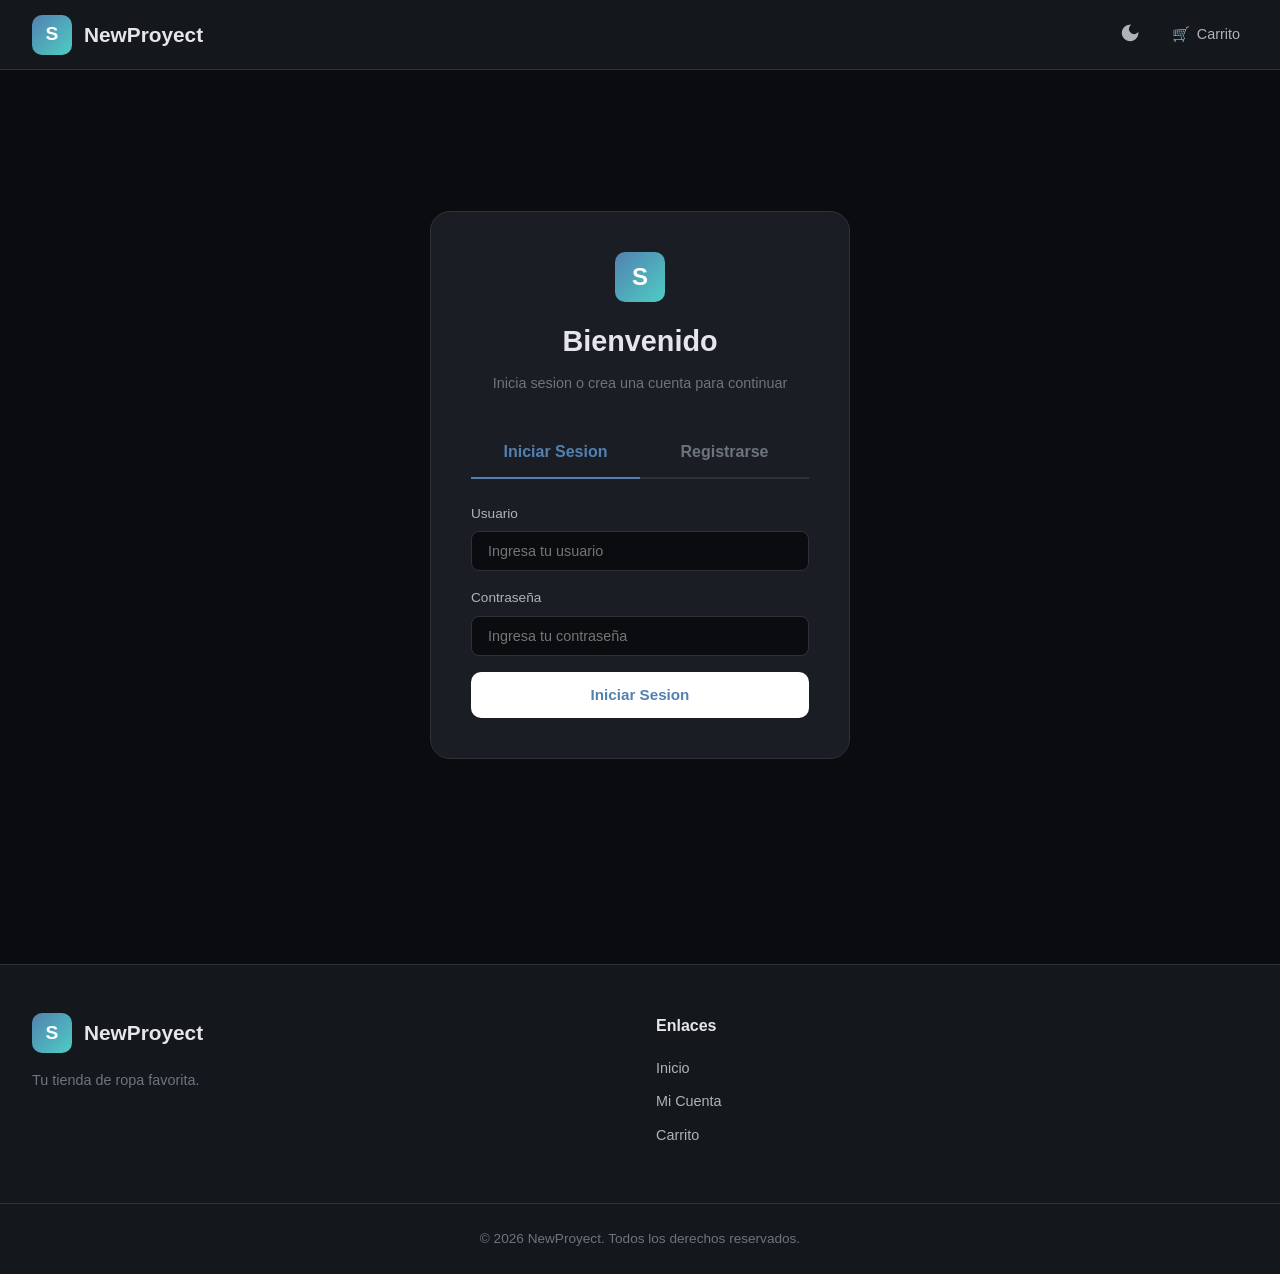
<file: WebNewProyect/login.html>
<!DOCTYPE html>
<html data-theme="dark" lang="es">
<head>
    <meta charset="UTF-8">
    <meta name="viewport" content="width=device-width, initial-scale=1">
    <title>NewProyect - Iniciar Sesion</title>
    <link rel="stylesheet" href="css/estilos.css">
</head>
<body>
    <header>
        <div class="site-header">
            <a href="index.html" class="logo">
                <div class="logo-icon">S</div>
                <span>NewProyect</span>
            </a>
            <div class="header-actions">
                <button class="theme-toggle" id="themeToggle" aria-label="theme-toggle">
                    <span class="light"><svg class="icon" viewBox="0 0 24 24" fill="none" stroke="currentColor" stroke-width="2"><circle cx="12" cy="12" r="5"/><path d="M12 1v2M12 21v2M4.22 4.22l1.42 1.42M18.36 18.36l1.42 1.42M1 12h2M21 12h2M4.22 19.78l1.42-1.42M18.36 5.64l1.42-1.42"/></svg></span>
                    <span class="dark"><svg class="icon" viewBox="0 0 24 24" fill="none" stroke="currentColor" stroke-width="2"><path d="M21 12.79A9 9 0 1 1 11.21 3 7 7 0 0 0 21 12.79z"/></svg></span>
                </button>
                <a href="carrito.html" class="header-btn">🛒 <span>Carrito</span></a>
            </div>
        </div>
    </header>

    <div class="auth-page">
        <div class="auth-container">
            <div style="text-align:center;margin-bottom:1rem;">
                <div class="logo-icon" style="margin:0 auto;font-size:1.5rem;width:50px;height:50px;">S</div>
            </div>
            <h2>Bienvenido</h2>
            <p class="subtitle">Inicia sesion o crea una cuenta para continuar</p>

            <div class="auth-tabs">
                <div class="auth-tab active" data-tab="login" onclick="showLoginTab()">Iniciar Sesion</div>
                <div class="auth-tab" data-tab="register" onclick="showRegisterTab()">Registrarse</div>
            </div>

            <div id="loginMsg"></div>
            <form id="loginForm" class="auth-form active" onsubmit="handleLogin(event)">
                <div class="form-group">
                    <label>Usuario</label>
                    <input type="text" id="loginUsuario" placeholder="Ingresa tu usuario" required>
                </div>
                <div class="form-group">
                    <label>Contraseña</label>
                    <input type="password" id="loginPassword" placeholder="Ingresa tu contraseña" required>
                </div>
                <button type="submit" class="btn btn-primary" style="width:100%;padding:0.9rem;border-radius:10px;">Iniciar Sesion</button>
            </form>

            <div id="regMsg"></div>
            <form id="registerForm" class="auth-form" onsubmit="handleRegister(event)">
                <div class="form-group">
                    <label>Usuario</label>
                    <input type="text" id="regUsuario" placeholder="Elige un nombre de usuario" required>
                </div>
                <div class="form-group">
                    <label>Contraseña</label>
                    <input type="password" id="regPassword" placeholder="Crea una contraseña" required>
                </div>
                <button type="submit" class="btn btn-primary" style="width:100%;padding:0.9rem;border-radius:10px;">Crear Cuenta</button>
            </form>
        </div>
    </div>

    <footer>
        <div class="footer-content">
            <div class="footer-column">
                <div class="logo" style="margin-bottom:1rem;">
                    <div class="logo-icon">S</div>
                    <span>NewProyect</span>
                </div>
                <p style="color:var(--text-muted);font-size:0.9rem;">Tu tienda de ropa favorita.</p>
            </div>
            <div class="footer-column">
                <h4>Enlaces</h4>
                <ul>
                    <li><a href="index.html">Inicio</a></li>
                    <li><a href="login.html">Mi Cuenta</a></li>
                    <li><a href="carrito.html">Carrito</a></li>
                </ul>
            </div>
        </div>
        <div class="footer-bottom">
            &copy; 2026 NewProyect. Todos los derechos reservados.
        </div>
    </footer>

    <script src="js/config.js"></script>
    <script src="js/auth.js"></script>
    <script>
        const html = document.documentElement;
        const savedTheme = localStorage.getItem('mode') || 'dark';
        html.setAttribute('data-theme', savedTheme);
        document.getElementById('themeToggle').addEventListener('click', () => {
            const currentTheme = html.getAttribute('data-theme');
            const newTheme = currentTheme === 'dark' ? 'light' : 'dark';
            html.setAttribute('data-theme', newTheme);
            localStorage.setItem('mode', newTheme);
        });

        // Redirect if already logged in
        if (isLoggedIn()) {
            window.location.href = 'index.html';
        }
    </script>
</body>
</html>
</file>
<file: WebNewProyect/css/estilos.css>
:root {
    --bg-primary: #0a0c10;
    --bg-secondary: #14171c;
    --bg-card: #1a1d24;
    --text-primary: #e4e6eb;
    --text-secondary: #b0b3b8;
    --text-muted: #6c757d;
    --border-color: #2d3139;
    --accent-blue: #5281b0;
    --accent-cyan: #4ecdc4;
    --accent-green: #2ecc71;
    --accent-yellow: #f1c40f;
    --accent-red: #e74c3c;
    --accent-purple: #9b59b6;
    --accent-orange: #e67e22;
    --code-bg: #0d1117;
    --hover-bg: rgba(82, 129, 176, 0.1);
    --header-height: 70px;
}

[data-theme="light"] {
    --bg-primary: #f5f7fa;
    --bg-secondary: #ffffff;
    --bg-card: #ffffff;
    --text-primary: #1a1a2e;
    --text-secondary: #4a5568;
    --text-muted: #718096;
    --border-color: #e2e8f0;
    --accent-blue: #007acc;
    --accent-cyan: #009688;
    --accent-green: #27ae60;
    --accent-yellow: #f39c12;
    --accent-red: #e74c3c;
    --accent-purple: #8e44ad;
    --accent-orange: #d35400;
    --code-bg: #f6f8fa;
    --hover-bg: rgba(0, 122, 204, 0.1);
}

* { margin: 0; padding: 0; box-sizing: border-box; }

body {
    font-family: -apple-system, BlinkMacSystemFont, 'Segoe UI', Roboto, 'Helvetica Neue', Arial, sans-serif;
    background-color: var(--bg-primary);
    color: var(--text-primary);
    line-height: 1.6;
    min-height: 100vh;
}

a { text-decoration: none; color: inherit; }
ul { list-style: none; }

/* ===== HEADER ===== */
header {
    position: sticky;
    top: 0;
    z-index: 1000;
    background-color: var(--bg-secondary);
    border-bottom: 1px solid var(--border-color);
    height: var(--header-height);
}

.site-header {
    max-width: 1400px;
    margin: 0 auto;
    padding: 0 2rem;
    display: flex;
    align-items: center;
    justify-content: space-between;
    height: 100%;
    gap: 1rem;
}

.logo {
    display: flex;
    align-items: center;
    gap: 0.75rem;
    font-size: 1.3rem;
    font-weight: 700;
}

.logo-icon {
    width: 40px;
    height: 40px;
    background: linear-gradient(135deg, var(--accent-blue), var(--accent-cyan));
    border-radius: 10px;
    display: flex;
    align-items: center;
    justify-content: center;
    color: white;
    font-weight: bold;
    font-size: 1.2rem;
}

.search-bar {
    flex: 1;
    max-width: 500px;
    display: flex;
    align-items: center;
    background: var(--bg-primary);
    border: 1px solid var(--border-color);
    border-radius: 25px;
    padding: 0.5rem 1rem;
    gap: 0.5rem;
}

.search-bar input {
    flex: 1;
    border: none;
    background: transparent;
    color: var(--text-primary);
    outline: none;
    font-size: 0.9rem;
}

.search-bar input::placeholder { color: var(--text-muted); }

.header-actions {
    display: flex;
    align-items: center;
    gap: 1rem;
}

.header-btn {
    background: none;
    border: none;
    color: var(--text-secondary);
    cursor: pointer;
    padding: 0.5rem;
    border-radius: 8px;
    position: relative;
    transition: all 0.2s;
    font-size: 0.9rem;
    display: flex;
    align-items: center;
    gap: 0.4rem;
}

.header-btn:hover {
    background: var(--hover-bg);
    color: var(--accent-blue);
}

.cart-badge {
    position: absolute;
    top: 0;
    right: 0;
    background: var(--accent-red);
    color: white;
    font-size: 0.7rem;
    width: 18px;
    height: 18px;
    border-radius: 50%;
    display: flex;
    align-items: center;
    justify-content: center;
    font-weight: bold;
}

.theme-toggle {
    background: none;
    border: none;
    cursor: pointer;
    padding: 0.5rem;
    border-radius: 8px;
    color: var(--text-secondary);
    transition: all 0.2s;
}

.theme-toggle:hover {
    background: var(--hover-bg);
    color: var(--accent-blue);
}

.icon { width: 20px; height: 20px; fill: currentColor; }
.light { display: none; }
.dark { display: inline; }
[data-theme="light"] .light { display: inline; }
[data-theme="light"] .dark { display: none; }

/* ===== CATEGORIES BAR ===== */
.categories-bar {
    background: var(--bg-secondary);
    border-bottom: 1px solid var(--border-color);
    overflow-x: auto;
    white-space: nowrap;
}

.categories-bar ul {
    max-width: 1400px;
    margin: 0 auto;
    padding: 0.75rem 2rem;
    display: flex;
    gap: 0.25rem;
}

.categories-bar li a {
    display: inline-block;
    padding: 0.4rem 1rem;
    border-radius: 20px;
    color: var(--text-secondary);
    font-size: 0.85rem;
    transition: all 0.2s;
}

.categories-bar li a:hover,
.categories-bar li a.active {
    background: var(--hover-bg);
    color: var(--accent-blue);
}

/* ===== HERO ===== */
.hero {
    max-width: 1400px;
    margin: 2rem auto;
    padding: 0 2rem;
}

.hero-banner {
    background: linear-gradient(135deg, var(--accent-blue), var(--accent-purple));
    border-radius: 20px;
    padding: 3rem;
    color: white;
    display: flex;
    align-items: center;
    justify-content: space-between;
    gap: 2rem;
    min-height: 300px;
}

.hero-text h1 {
    font-size: 2.5rem;
    margin-bottom: 1rem;
    line-height: 1.2;
}

.hero-text p {
    font-size: 1.1rem;
    opacity: 0.9;
    margin-bottom: 1.5rem;
}

.btn {
    display: inline-block;
    padding: 0.75rem 2rem;
    border-radius: 25px;
    border: none;
    cursor: pointer;
    font-size: 0.95rem;
    font-weight: 600;
    transition: all 0.3s;
}

.btn-primary {
    background: white;
    color: var(--accent-blue);
}

.btn-primary:hover { transform: translateY(-2px); box-shadow: 0 5px 15px rgba(0,0,0,0.3); }

.btn-outline {
    background: transparent;
    border: 2px solid var(--border-color);
    color: var(--text-primary);
}

.btn-outline:hover { border-color: var(--accent-blue); color: var(--accent-blue); }

.btn-danger {
    background: var(--accent-red);
    color: white;
}

.btn-danger:hover { opacity: 0.9; }

.btn-success {
    background: var(--accent-green);
    color: white;
}

.btn-success:hover { opacity: 0.9; }

.btn-sm {
    padding: 0.4rem 1rem;
    font-size: 0.8rem;
}

/* ===== PRODUCT GRID ===== */
.main-content {
    max-width: 1400px;
    margin: 0 auto;
    padding: 0 2rem;
}

.section-title {
    display: flex;
    align-items: center;
    justify-content: space-between;
    margin: 2rem 0 1.5rem;
}

.section-title h2 {
    font-size: 1.5rem;
}

.product-grid {
    display: grid;
    grid-template-columns: repeat(auto-fill, minmax(260px, 1fr));
    gap: 1.5rem;
    margin-bottom: 3rem;
}

.product-card {
    background: var(--bg-card);
    border: 1px solid var(--border-color);
    border-radius: 16px;
    overflow: hidden;
    transition: all 0.3s;
}

.product-card:hover {
    transform: translateY(-4px);
    box-shadow: 0 8px 25px rgba(0,0,0,0.2);
    border-color: var(--accent-blue);
}

.product-img {
    width: 100%;
    height: 220px;
    background: var(--bg-secondary);
    display: flex;
    align-items: center;
    justify-content: center;
    font-size: 3rem;
    color: var(--text-muted);
    overflow: hidden;
}

.product-img img {
    width: 100%;
    height: 100%;
    object-fit: cover;
}

.product-info {
    padding: 1rem;
}

.product-category {
    font-size: 0.75rem;
    color: var(--accent-cyan);
    text-transform: uppercase;
    letter-spacing: 0.5px;
    margin-bottom: 0.3rem;
}

.product-name {
    font-size: 1rem;
    font-weight: 600;
    margin-bottom: 0.3rem;
    display: -webkit-box;
    -webkit-line-clamp: 2;
    -webkit-box-orient: vertical;
    overflow: hidden;
}

.product-marca {
    font-size: 0.8rem;
    color: var(--text-muted);
    margin-bottom: 0.5rem;
}

.product-price {
    font-size: 1.2rem;
    font-weight: 700;
    color: var(--accent-cyan);
    margin-bottom: 0.75rem;
}

.product-actions {
    display: flex;
    gap: 0.5rem;
}

.product-actions .btn {
    flex: 1;
    text-align: center;
    font-size: 0.8rem;
    padding: 0.5rem;
}

/* ===== LOADING & EMPTY STATES ===== */
.loading {
    text-align: center;
    padding: 3rem;
    color: var(--text-muted);
}

.spinner {
    width: 40px;
    height: 40px;
    border: 3px solid var(--border-color);
    border-top-color: var(--accent-blue);
    border-radius: 50%;
    animation: spin 0.8s linear infinite;
    margin: 0 auto 1rem;
}

@keyframes spin { to { transform: rotate(360deg); } }

.empty-state {
    text-align: center;
    padding: 4rem 2rem;
    color: var(--text-muted);
}

.empty-state .icon { width: 60px; height: 60px; margin-bottom: 1rem; opacity: 0.3; }

/* ===== MODAL ===== */
.modal-overlay {
    display: none;
    position: fixed;
    top: 0; left: 0; right: 0; bottom: 0;
    background: rgba(0,0,0,0.6);
    z-index: 2000;
    align-items: center;
    justify-content: center;
}

.modal-overlay.active { display: flex; }

.modal {
    background: var(--bg-card);
    border: 1px solid var(--border-color);
    border-radius: 16px;
    padding: 2rem;
    width: 90%;
    max-width: 500px;
    max-height: 90vh;
    overflow-y: auto;
}

.modal h3 {
    margin-bottom: 1.5rem;
    font-size: 1.3rem;
}

.modal-close {
    float: right;
    background: none;
    border: none;
    color: var(--text-muted);
    cursor: pointer;
    font-size: 1.5rem;
}

/* ===== FORMS ===== */
.form-group {
    margin-bottom: 1rem;
}

.form-group label {
    display: block;
    margin-bottom: 0.4rem;
    font-size: 0.85rem;
    color: var(--text-secondary);
}

.form-group input,
.form-group select,
.form-group textarea {
    width: 100%;
    padding: 0.7rem 1rem;
    background: var(--bg-primary);
    border: 1px solid var(--border-color);
    border-radius: 8px;
    color: var(--text-primary);
    font-size: 0.9rem;
    outline: none;
    transition: border-color 0.2s;
}

.form-group input:focus,
.form-group select:focus,
.form-group textarea:focus {
    border-color: var(--accent-blue);
}

.form-group textarea { min-height: 80px; resize: vertical; }

.form-actions {
    display: flex;
    gap: 0.75rem;
    margin-top: 1.5rem;
    justify-content: flex-end;
}

/* ===== ALERTS ===== */
.alert {
    padding: 0.75rem 1rem;
    border-radius: 8px;
    margin-bottom: 1rem;
    font-size: 0.9rem;
}

.alert-success {
    background: rgba(46, 204, 113, 0.15);
    border: 1px solid var(--accent-green);
    color: var(--accent-green);
}

.alert-error {
    background: rgba(231, 76, 60, 0.15);
    border: 1px solid var(--accent-red);
    color: var(--accent-red);
}

.alert-info {
    background: rgba(82, 129, 176, 0.15);
    border: 1px solid var(--accent-blue);
    color: var(--accent-blue);
}

/* ===== AUTH PAGES ===== */
.auth-page {
    min-height: calc(100vh - var(--header-height));
    display: flex;
    align-items: center;
    justify-content: center;
    padding: 2rem;
}

.auth-container {
    background: var(--bg-card);
    border: 1px solid var(--border-color);
    border-radius: 20px;
    padding: 2.5rem;
    width: 100%;
    max-width: 420px;
}

.auth-container h2 {
    text-align: center;
    margin-bottom: 0.5rem;
    font-size: 1.8rem;
}

.auth-container .subtitle {
    text-align: center;
    color: var(--text-muted);
    margin-bottom: 2rem;
    font-size: 0.9rem;
}

.auth-tabs {
    display: flex;
    margin-bottom: 1.5rem;
    border-bottom: 2px solid var(--border-color);
}

.auth-tab {
    flex: 1;
    padding: 0.75rem;
    text-align: center;
    cursor: pointer;
    color: var(--text-muted);
    font-weight: 600;
    transition: all 0.2s;
    border-bottom: 2px solid transparent;
    margin-bottom: -2px;
}

.auth-tab.active {
    color: var(--accent-blue);
    border-bottom-color: var(--accent-blue);
}

.auth-form { display: none; }
.auth-form.active { display: block; }

/* ===== CART PAGE ===== */
.cart-page {
    max-width: 1400px;
    margin: 2rem auto;
    padding: 0 2rem;
}

.cart-layout {
    display: grid;
    grid-template-columns: 1fr 350px;
    gap: 2rem;
    align-items: start;
}

.cart-items {
    display: flex;
    flex-direction: column;
    gap: 1rem;
}

.cart-item {
    background: var(--bg-card);
    border: 1px solid var(--border-color);
    border-radius: 12px;
    padding: 1rem;
    display: flex;
    gap: 1rem;
    align-items: center;
}

.cart-item-img {
    width: 80px;
    height: 80px;
    background: var(--bg-secondary);
    border-radius: 8px;
    display: flex;
    align-items: center;
    justify-content: center;
    font-size: 2rem;
    color: var(--text-muted);
    flex-shrink: 0;
}

.cart-item-info { flex: 1; }

.cart-item-name {
    font-weight: 600;
    margin-bottom: 0.25rem;
}

.cart-item-detail {
    font-size: 0.85rem;
    color: var(--text-muted);
}

.cart-item-qty {
    display: flex;
    align-items: center;
    gap: 0.5rem;
}

.cart-item-qty button {
    width: 30px;
    height: 30px;
    border-radius: 50%;
    border: 1px solid var(--border-color);
    background: var(--bg-primary);
    color: var(--text-primary);
    cursor: pointer;
    display: flex;
    align-items: center;
    justify-content: center;
}

.cart-item-qty span {
    min-width: 30px;
    text-align: center;
}

.cart-item-price {
    font-weight: 700;
    color: var(--accent-cyan);
    min-width: 80px;
    text-align: right;
}

.cart-item-remove {
    background: none;
    border: none;
    color: var(--text-muted);
    cursor: pointer;
    padding: 0.5rem;
    transition: color 0.2s;
}

.cart-item-remove:hover { color: var(--accent-red); }

/* ===== CART SUMMARY ===== */
.cart-summary {
    background: var(--bg-card);
    border: 1px solid var(--border-color);
    border-radius: 12px;
    padding: 1.5rem;
    position: sticky;
    top: calc(var(--header-height) + 2rem);
}

.cart-summary h3 {
    margin-bottom: 1rem;
    padding-bottom: 0.75rem;
    border-bottom: 1px solid var(--border-color);
}

.summary-row {
    display: flex;
    justify-content: space-between;
    margin-bottom: 0.75rem;
    font-size: 0.9rem;
    color: var(--text-secondary);
}

.summary-row.total {
    font-size: 1.2rem;
    font-weight: 700;
    color: var(--text-primary);
    border-top: 1px solid var(--border-color);
    padding-top: 0.75rem;
    margin-top: 0.75rem;
}

.checkout-btn {
    width: 100%;
    padding: 0.9rem;
    font-size: 1rem;
    margin-top: 1rem;
}

/* ===== ADMIN PANEL ===== */
.admin-page {
    max-width: 1400px;
    margin: 2rem auto;
    padding: 0 2rem;
}

.admin-header {
    display: flex;
    align-items: center;
    justify-content: space-between;
    margin-bottom: 2rem;
}

.admin-tabs {
    display: flex;
    gap: 0.5rem;
    border-bottom: 2px solid var(--border-color);
    margin-bottom: 2rem;
}

.admin-tab {
    padding: 0.75rem 1.5rem;
    cursor: pointer;
    color: var(--text-muted);
    font-weight: 600;
    border-bottom: 2px solid transparent;
    margin-bottom: -2px;
    transition: all 0.2s;
}

.admin-tab.active {
    color: var(--accent-blue);
    border-bottom-color: var(--accent-blue);
}

.admin-table {
    width: 100%;
    border-collapse: collapse;
    background: var(--bg-card);
    border-radius: 12px;
    overflow: hidden;
}

.admin-table th,
.admin-table td {
    padding: 0.75rem 1rem;
    text-align: left;
    border-bottom: 1px solid var(--border-color);
}

.admin-table th {
    background: var(--hover-bg);
    font-weight: 600;
    color: var(--accent-blue);
    font-size: 0.85rem;
    text-transform: uppercase;
}

.admin-table tr:hover { background: var(--hover-bg); }

.admin-table .actions {
    display: flex;
    gap: 0.5rem;
}

/* ===== PAYMENT MODAL ===== */
.payment-methods {
    display: grid;
    grid-template-columns: 1fr 1fr;
    gap: 0.75rem;
    margin-bottom: 1.5rem;
}

.payment-method {
    padding: 1rem;
    border: 2px solid var(--border-color);
    border-radius: 12px;
    cursor: pointer;
    text-align: center;
    transition: all 0.2s;
}

.payment-method:hover,
.payment-method.selected {
    border-color: var(--accent-blue);
    background: var(--hover-bg);
}

.payment-method .icon { width: 32px; height: 32px; margin-bottom: 0.5rem; }

/* ===== FOOTER ===== */
footer {
    background: var(--bg-secondary);
    border-top: 1px solid var(--border-color);
    margin-top: 4rem;
}

.footer-content {
    max-width: 1400px;
    margin: 0 auto;
    padding: 3rem 2rem;
    display: grid;
    grid-template-columns: repeat(auto-fit, minmax(250px, 1fr));
    gap: 2rem;
}

.footer-column h4 {
    margin-bottom: 1rem;
    font-size: 1rem;
}

.footer-column ul li {
    margin-bottom: 0.5rem;
}

.footer-column ul li a {
    color: var(--text-secondary);
    font-size: 0.9rem;
    transition: color 0.2s;
}

.footer-column ul li a:hover { color: var(--accent-blue); }

.footer-bottom {
    border-top: 1px solid var(--border-color);
    padding: 1.5rem 2rem;
    text-align: center;
    color: var(--text-muted);
    font-size: 0.85rem;
}

/* ===== VARIANT SELECTOR ===== */
.variant-selector {
    display: flex;
    flex-wrap: wrap;
    gap: 0.5rem;
    margin: 0.75rem 0;
}

.variant-option {
    padding: 0.3rem 0.7rem;
    border: 1px solid var(--border-color);
    border-radius: 6px;
    cursor: pointer;
    font-size: 0.8rem;
    transition: all 0.2s;
    background: var(--bg-primary);
    color: var(--text-secondary);
}

.variant-option:hover,
.variant-option.selected {
    border-color: var(--accent-cyan);
    color: var(--accent-cyan);
}

.variant-label {
    font-size: 0.75rem;
    color: var(--text-muted);
    margin-bottom: 0.3rem;
}

/* ===== RESPONSIVE ===== */
@media (max-width: 968px) {
    .cart-layout {
        grid-template-columns: 1fr;
    }
    .hero-banner {
        flex-direction: column;
        text-align: center;
        padding: 2rem;
    }
    .hero-text h1 { font-size: 1.8rem; }
    .search-bar { display: none; }
    .product-grid {
        grid-template-columns: repeat(auto-fill, minmax(180px, 1fr));
    }
}

@media (max-width: 576px) {
    .site-header { padding: 0 1rem; }
    .product-grid {
        grid-template-columns: repeat(2, 1fr);
        gap: 0.75rem;
    }
    .product-img { height: 150px; }
    .main-content { padding: 0 1rem; }
    .hero { padding: 0 1rem; }
    .header-btn span { display: none; }
    .categories-bar ul { padding: 0.5rem 1rem; }
    .payment-methods { grid-template-columns: 1fr; }
    .admin-table { font-size: 0.8rem; }
    .admin-table .actions { flex-direction: column; }
}
</file>
